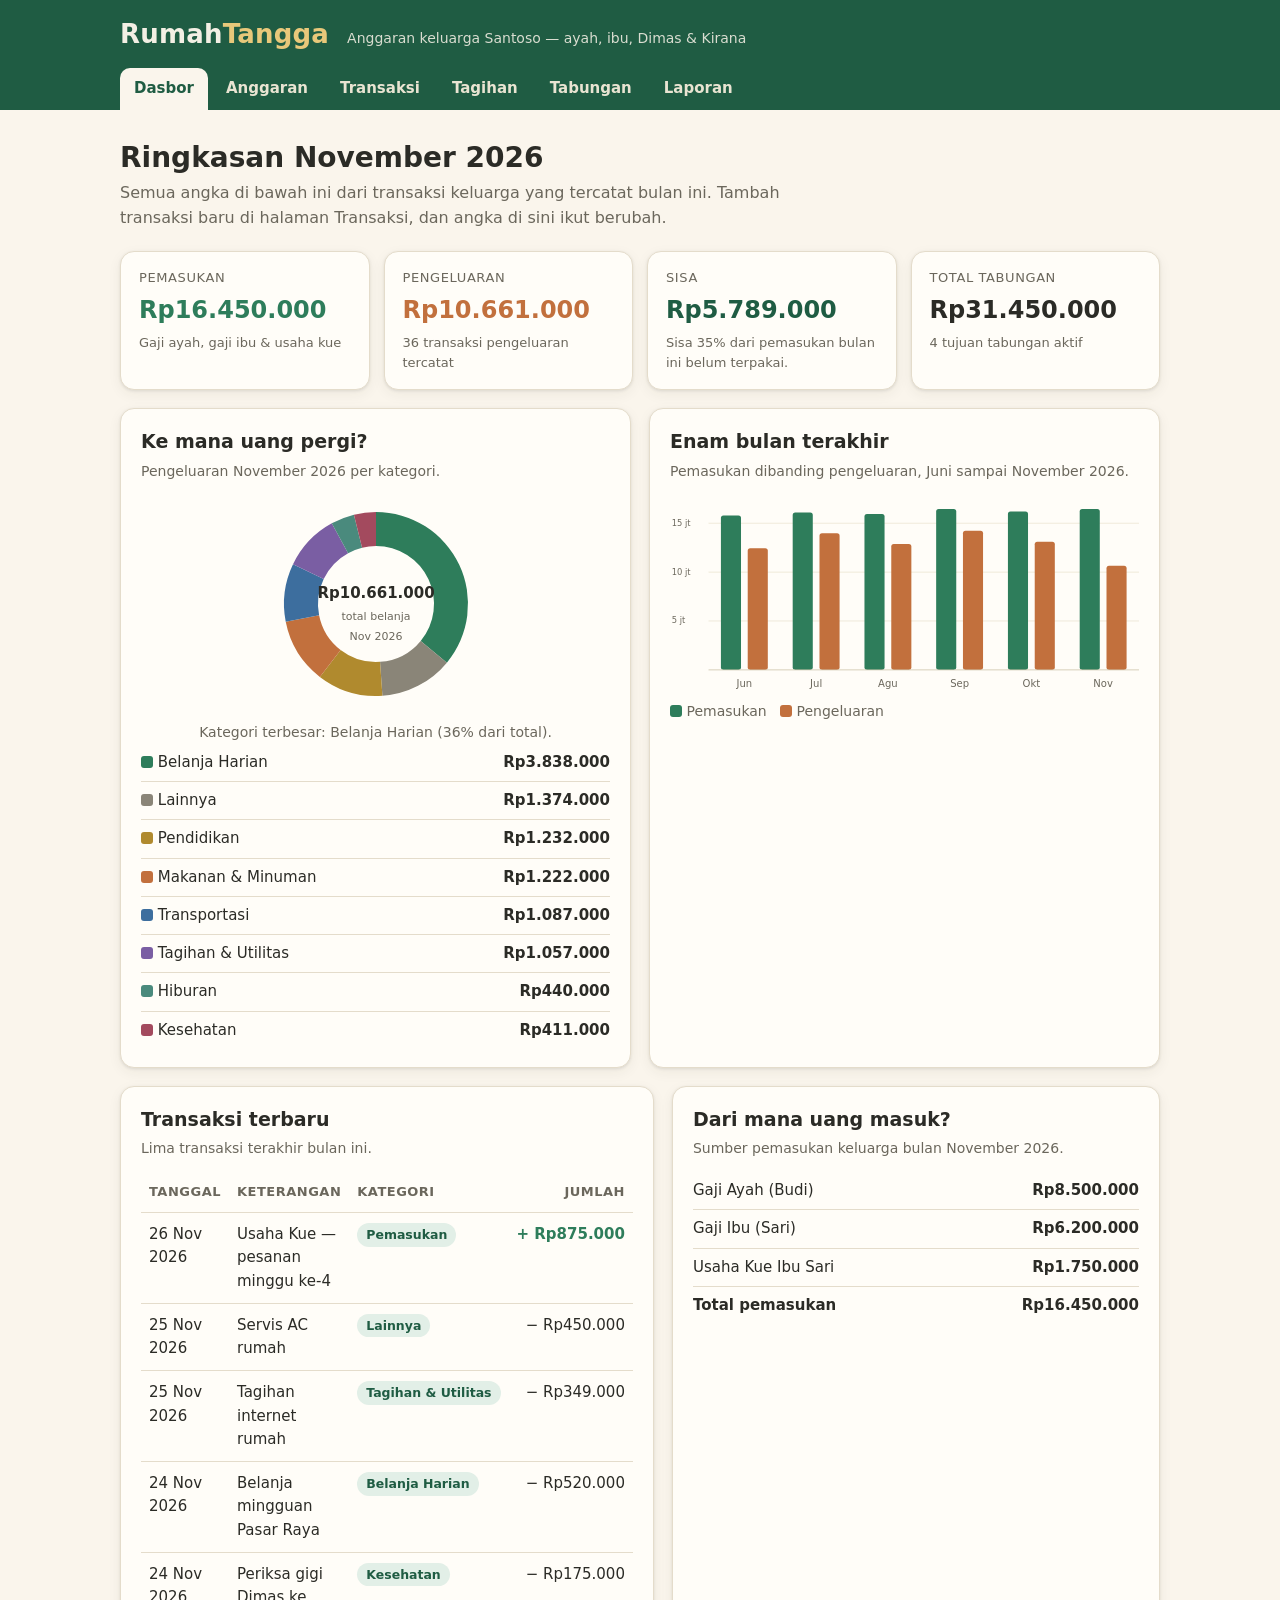
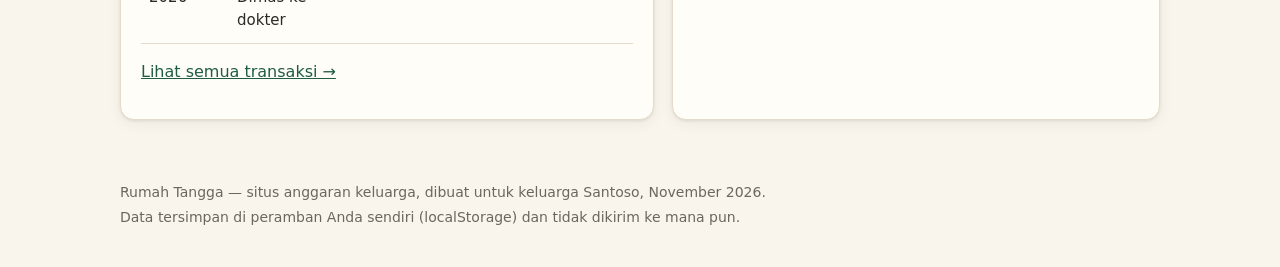
<file: app/index.html>
<!DOCTYPE html>
<html lang="id">
<head>
<meta charset="utf-8">
<meta name="viewport" content="width=device-width, initial-scale=1">
<title>Dasbor — Rumah Tangga</title>
<link rel="icon" href="data:image/svg+xml,%3Csvg xmlns='http://www.w3.org/2000/svg' viewBox='0 0 32 32'%3E%3Crect width='32' height='32' rx='7' fill='%231f5c43'/%3E%3Ctext x='16' y='23' font-size='18' text-anchor='middle' fill='%23e8c87a' font-family='sans-serif' font-weight='bold'%3ER%3C/text%3E%3C/svg%3E">
<link rel="stylesheet" href="style.css">
<script type="module" src="app.js"></script>
</head>
<body data-page="dasbor">
<header class="kepala">
  <div class="kepala-dalam">
    <p class="logo">Rumah<span>Tangga</span></p>
    <p class="tagline">Anggaran keluarga Santoso — ayah, ibu, Dimas &amp; Kirana</p>
  </div>
  <nav class="nav" aria-label="Navigasi utama">
    <a href="index.html" data-halaman="dasbor">Dasbor</a>
    <a href="anggaran.html" data-halaman="anggaran">Anggaran</a>
    <a href="transaksi.html" data-halaman="transaksi">Transaksi</a>
    <a href="tagihan.html" data-halaman="tagihan">Tagihan</a>
    <a href="tabungan.html" data-halaman="tabungan">Tabungan</a>
    <a href="laporan.html" data-halaman="laporan">Laporan</a>
  </nav>
</header>

<main class="bungkus">
  <h1 class="judul-halaman" id="judul-bulan">Ringkasan November 2026</h1>
  <p class="subjudul">Semua angka di bawah ini dari transaksi keluarga yang tercatat bulan ini.
    Tambah transaksi baru di halaman Transaksi, dan angka di sini ikut berubah.</p>

  <section class="ringkasan" aria-label="Ringkasan bulan ini">
    <div class="kartu">
      <p class="label">Pemasukan</p>
      <p class="angka masuk" id="ringkas-masuk">Rp0</p>
      <p class="catatan">Gaji ayah, gaji ibu &amp; usaha kue</p>
    </div>
    <div class="kartu">
      <p class="label">Pengeluaran</p>
      <p class="angka keluar" id="ringkas-keluar">Rp0</p>
      <p class="catatan" id="catatan-jumlah-transaksi"></p>
    </div>
    <div class="kartu">
      <p class="label">Sisa</p>
      <p class="angka sisa" id="ringkas-sisa">Rp0</p>
      <p class="catatan" id="ringkas-catatan"></p>
    </div>
    <div class="kartu">
      <p class="label">Total tabungan</p>
      <p class="angka" id="ringkas-tabungan">Rp0</p>
      <p class="catatan">4 tujuan tabungan aktif</p>
    </div>
  </section>

  <div class="grid-dua bariskartu">
    <section class="kartu" aria-label="Pengeluaran per kategori">
      <h2>Ke mana uang pergi?</h2>
      <p class="keterangan">Pengeluaran November 2026 per kategori.</p>
      <div id="donat"></div>
      <ul class="daftar-legenda" id="legenda-kategori"></ul>
    </section>

    <section class="kartu" aria-label="Perbandingan enam bulan">
      <h2>Enam bulan terakhir</h2>
      <p class="keterangan">Pemasukan dibanding pengeluaran, Juni sampai November 2026.</p>
      <div id="batang"></div>
    </section>
  </div>

  <div class="grid-dua bariskartu">
    <section class="kartu" aria-label="Transaksi terbaru">
      <h2>Transaksi terbaru</h2>
      <p class="keterangan">Lima transaksi terakhir bulan ini.</p>
      <div class="tabel-bungkus">
        <table>
          <thead>
            <tr><th>Tanggal</th><th>Keterangan</th><th>Kategori</th><th class="angka">Jumlah</th></tr>
          </thead>
          <tbody id="transaksi-terbaru"></tbody>
        </table>
      </div>
      <p><a href="transaksi.html">Lihat semua transaksi →</a></p>
    </section>

    <section class="kartu" aria-label="Sumber pemasukan">
      <h2>Dari mana uang masuk?</h2>
      <p class="keterangan">Sumber pemasukan keluarga bulan November 2026.</p>
      <ul class="daftar-legenda" id="daftar-pemasukan"></ul>
    </section>
  </div>
</main>

<footer class="kaki">
  <p>Rumah Tangga — situs anggaran keluarga, dibuat untuk keluarga Santoso, November 2026.</p>
  <p>Data tersimpan di peramban Anda sendiri (localStorage) dan tidak dikirim ke mana pun.</p>
</footer>
</body>
</html>
</file>
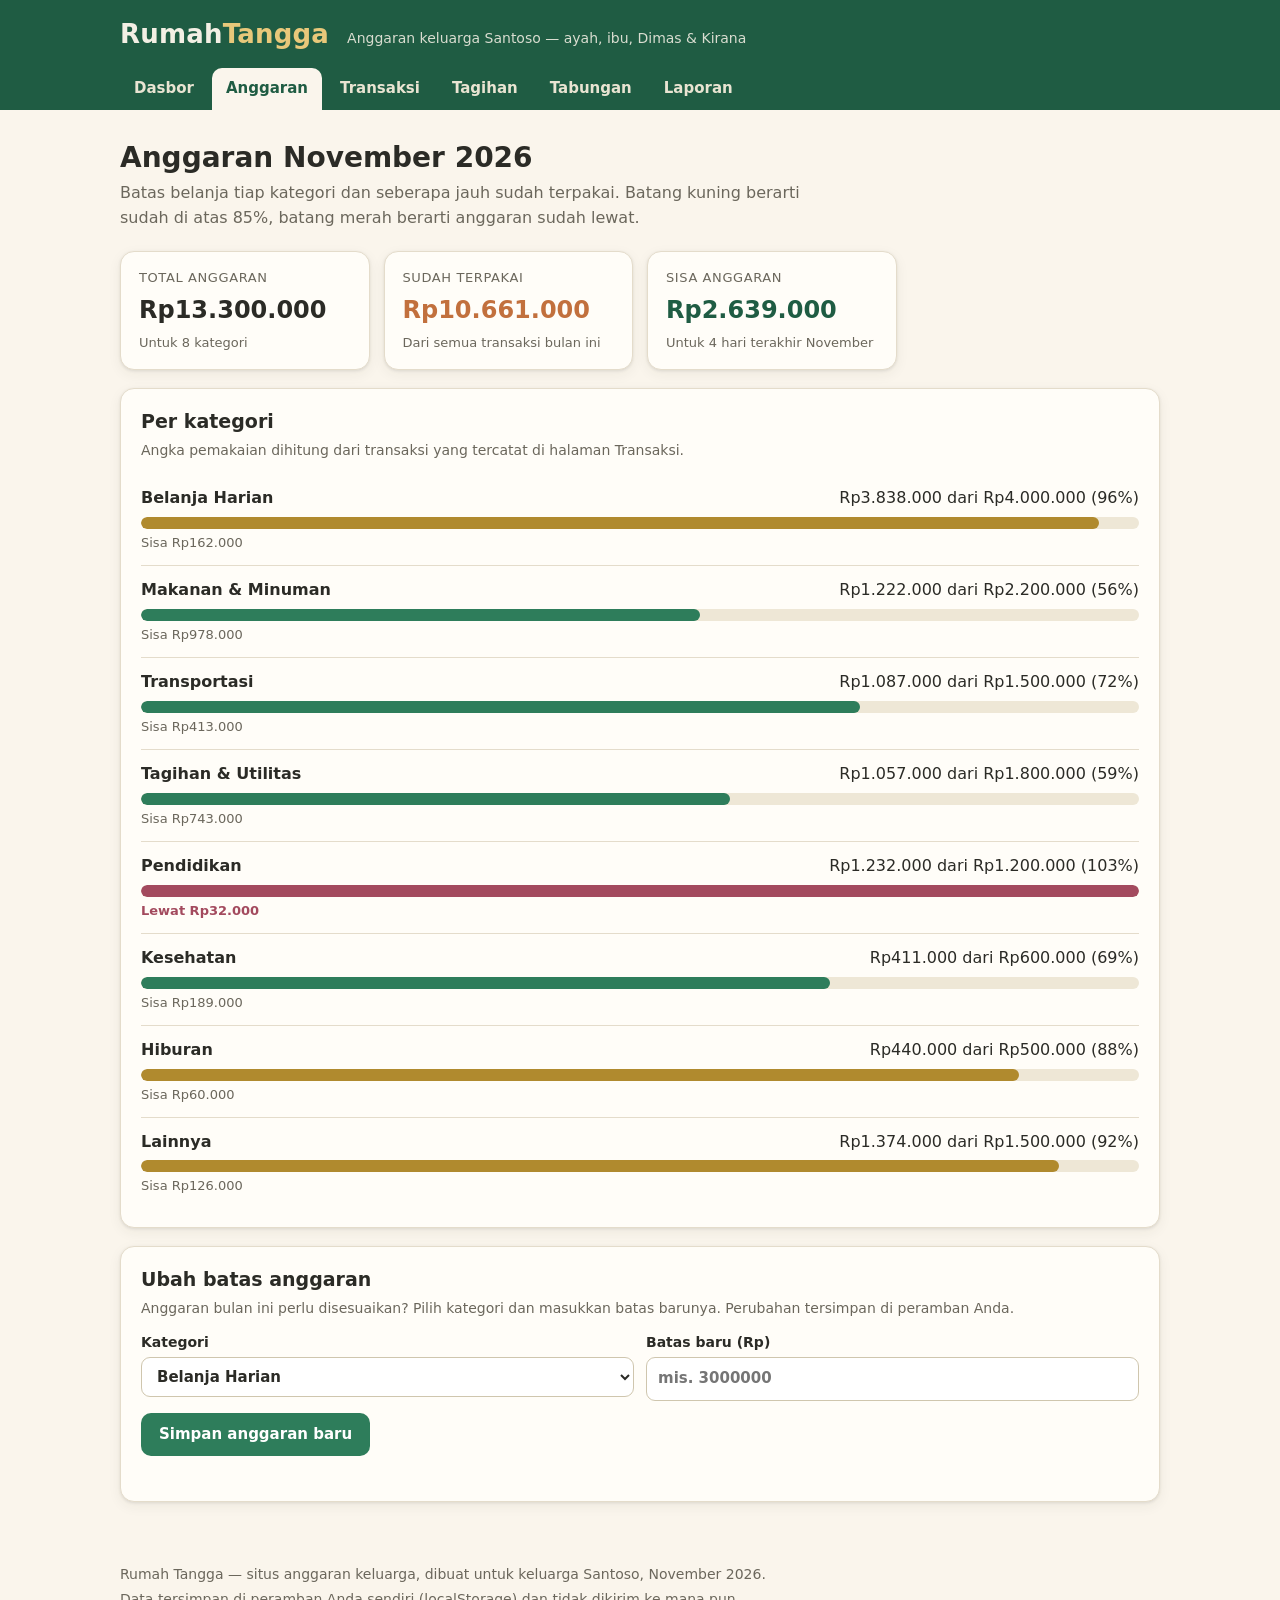
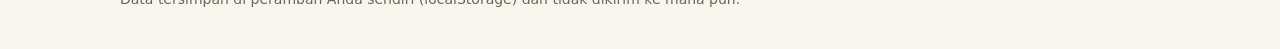
<file: app/anggaran.html>
<!DOCTYPE html>
<html lang="id">
<head>
<meta charset="utf-8">
<meta name="viewport" content="width=device-width, initial-scale=1">
<title>Anggaran — Rumah Tangga</title>
<link rel="icon" href="data:image/svg+xml,%3Csvg xmlns='http://www.w3.org/2000/svg' viewBox='0 0 32 32'%3E%3Crect width='32' height='32' rx='7' fill='%231f5c43'/%3E%3Ctext x='16' y='23' font-size='18' text-anchor='middle' fill='%23e8c87a' font-family='sans-serif' font-weight='bold'%3ER%3C/text%3E%3C/svg%3E">
<link rel="stylesheet" href="style.css">
<script type="module" src="app.js"></script>
</head>
<body data-page="anggaran">
<header class="kepala">
  <div class="kepala-dalam">
    <p class="logo">Rumah<span>Tangga</span></p>
    <p class="tagline">Anggaran keluarga Santoso — ayah, ibu, Dimas &amp; Kirana</p>
  </div>
  <nav class="nav" aria-label="Navigasi utama">
    <a href="index.html" data-halaman="dasbor">Dasbor</a>
    <a href="anggaran.html" data-halaman="anggaran">Anggaran</a>
    <a href="transaksi.html" data-halaman="transaksi">Transaksi</a>
    <a href="tagihan.html" data-halaman="tagihan">Tagihan</a>
    <a href="tabungan.html" data-halaman="tabungan">Tabungan</a>
    <a href="laporan.html" data-halaman="laporan">Laporan</a>
  </nav>
</header>

<main class="bungkus">
  <h1 class="judul-halaman">Anggaran November 2026</h1>
  <p class="subjudul">Batas belanja tiap kategori dan seberapa jauh sudah terpakai.
    Batang kuning berarti sudah di atas 85%, batang merah berarti anggaran sudah lewat.</p>

  <section class="ringkasan" aria-label="Ringkasan anggaran">
    <div class="kartu">
      <p class="label">Total anggaran</p>
      <p class="angka" id="total-anggaran">Rp0</p>
      <p class="catatan">Untuk 8 kategori</p>
    </div>
    <div class="kartu">
      <p class="label">Sudah terpakai</p>
      <p class="angka keluar" id="total-pakai">Rp0</p>
      <p class="catatan">Dari semua transaksi bulan ini</p>
    </div>
    <div class="kartu">
      <p class="label">Sisa anggaran</p>
      <p class="angka sisa" id="total-sisa-anggaran">Rp0</p>
      <p class="catatan">Untuk 4 hari terakhir November</p>
    </div>
  </section>

  <section class="kartu" aria-label="Anggaran per kategori">
    <h2>Per kategori</h2>
    <p class="keterangan">Angka pemakaian dihitung dari transaksi yang tercatat di halaman Transaksi.</p>
    <div id="daftar-anggaran"></div>
  </section>

  <section class="kartu" aria-label="Ubah anggaran">
    <h2>Ubah batas anggaran</h2>
    <p class="keterangan">Anggaran bulan ini perlu disesuaikan? Pilih kategori dan masukkan batas barunya.
      Perubahan tersimpan di peramban Anda.</p>
    <form id="form-anggaran">
      <div class="baris-form">
        <label><span>Kategori</span>
          <select id="ubah-kategori" required></select>
        </label>
        <label><span>Batas baru (Rp)</span>
          <input type="number" id="ubah-batas" min="1000" step="1000" placeholder="mis. 3000000" required>
        </label>
      </div>
      <button type="submit" class="tombol">Simpan anggaran baru</button>
      <p class="pesan" id="pesan-anggaran" role="status"></p>
    </form>
  </section>
</main>

<footer class="kaki">
  <p>Rumah Tangga — situs anggaran keluarga, dibuat untuk keluarga Santoso, November 2026.</p>
  <p>Data tersimpan di peramban Anda sendiri (localStorage) dan tidak dikirim ke mana pun.</p>
</footer>
</body>
</html>
</file>
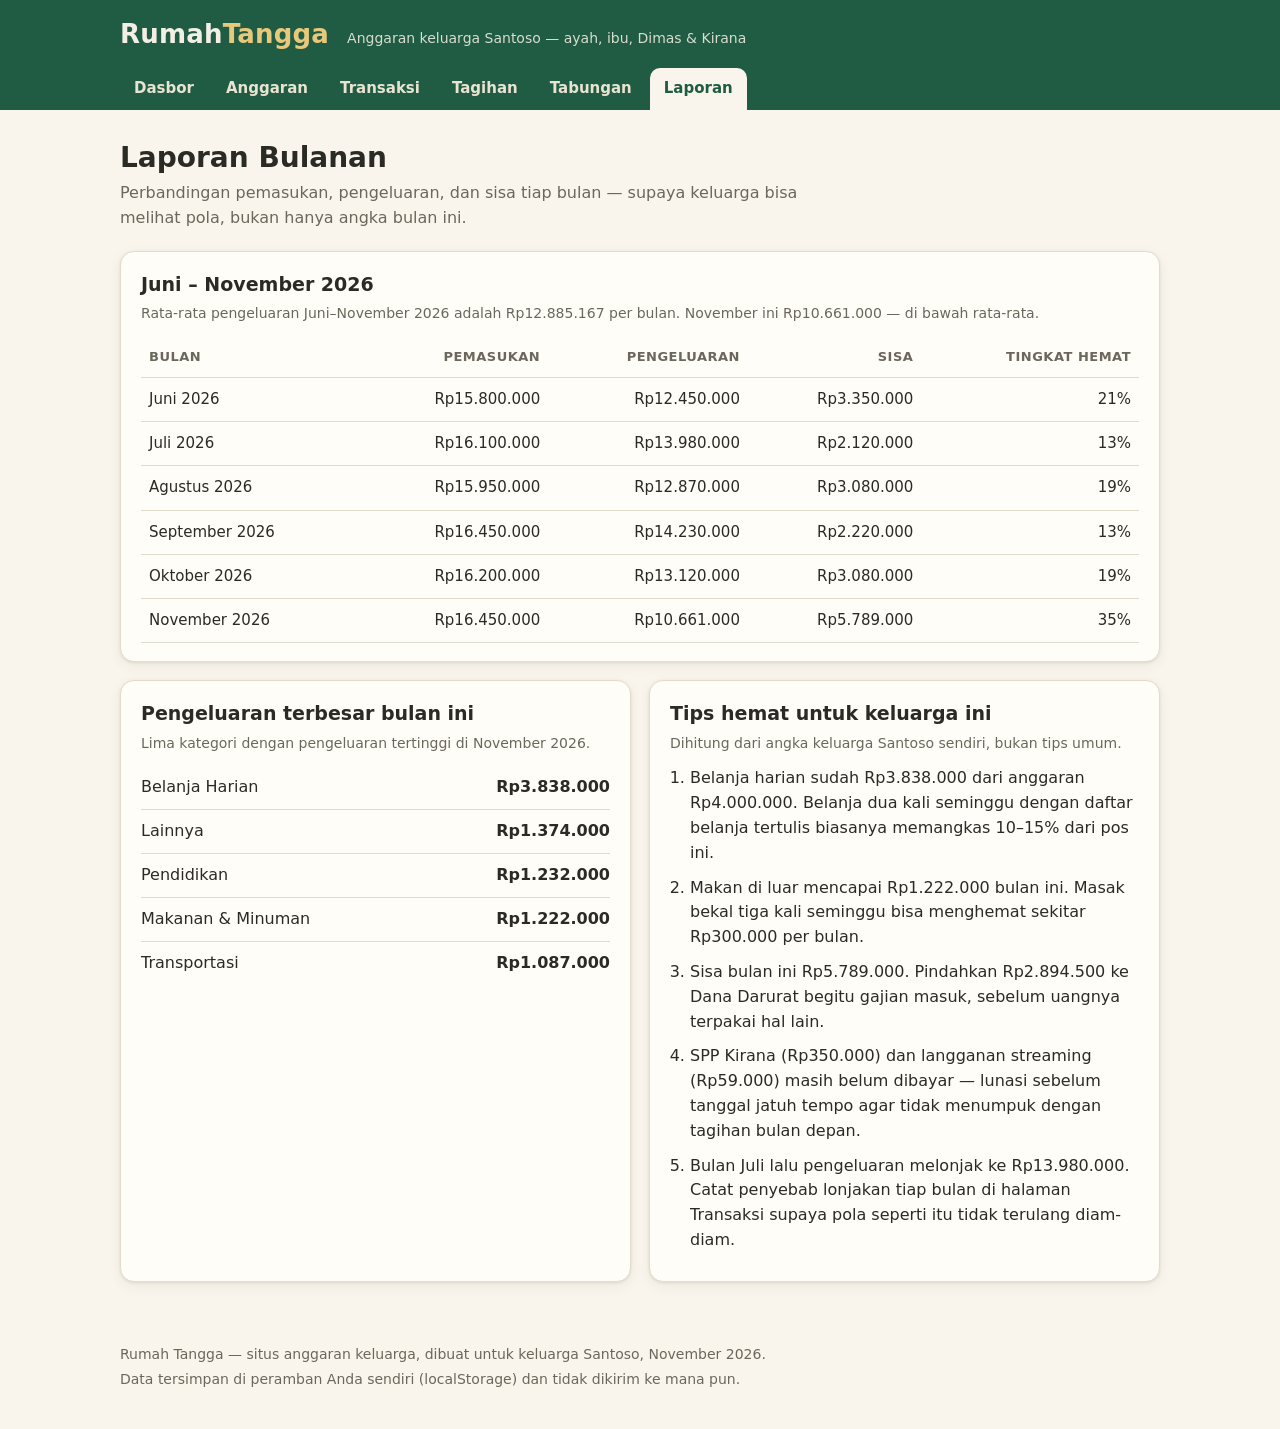
<file: app/laporan.html>
<!DOCTYPE html>
<html lang="id">
<head>
<meta charset="utf-8">
<meta name="viewport" content="width=device-width, initial-scale=1">
<title>Laporan — Rumah Tangga</title>
<link rel="icon" href="data:image/svg+xml,%3Csvg xmlns='http://www.w3.org/2000/svg' viewBox='0 0 32 32'%3E%3Crect width='32' height='32' rx='7' fill='%231f5c43'/%3E%3Ctext x='16' y='23' font-size='18' text-anchor='middle' fill='%23e8c87a' font-family='sans-serif' font-weight='bold'%3ER%3C/text%3E%3C/svg%3E">
<link rel="stylesheet" href="style.css">
<script type="module" src="app.js"></script>
</head>
<body data-page="laporan">
<header class="kepala">
  <div class="kepala-dalam">
    <p class="logo">Rumah<span>Tangga</span></p>
    <p class="tagline">Anggaran keluarga Santoso — ayah, ibu, Dimas &amp; Kirana</p>
  </div>
  <nav class="nav" aria-label="Navigasi utama">
    <a href="index.html" data-halaman="dasbor">Dasbor</a>
    <a href="anggaran.html" data-halaman="anggaran">Anggaran</a>
    <a href="transaksi.html" data-halaman="transaksi">Transaksi</a>
    <a href="tagihan.html" data-halaman="tagihan">Tagihan</a>
    <a href="tabungan.html" data-halaman="tabungan">Tabungan</a>
    <a href="laporan.html" data-halaman="laporan">Laporan</a>
  </nav>
</header>

<main class="bungkus">
  <h1 class="judul-halaman">Laporan Bulanan</h1>
  <p class="subjudul">Perbandingan pemasukan, pengeluaran, dan sisa tiap bulan —
    supaya keluarga bisa melihat pola, bukan hanya angka bulan ini.</p>

  <section class="kartu" aria-label="Perbandingan bulanan">
    <h2>Juni – November 2026</h2>
    <p class="keterangan" id="rata-pengeluaran"></p>
    <div class="tabel-bungkus">
      <table>
        <thead>
          <tr><th>Bulan</th><th class="angka">Pemasukan</th><th class="angka">Pengeluaran</th><th class="angka">Sisa</th><th class="angka">Tingkat hemat</th></tr>
        </thead>
        <tbody id="tabel-bulanan"></tbody>
      </table>
    </div>
  </section>

  <div class="grid-dua bariskartu">
    <section class="kartu" aria-label="Pengeluaran terbesar">
      <h2>Pengeluaran terbesar bulan ini</h2>
      <p class="keterangan">Lima kategori dengan pengeluaran tertinggi di November 2026.</p>
      <ol class="papan-peringkat" id="pengeluaran-terbesar"></ol>
    </section>

    <section class="kartu" aria-label="Tips hemat">
      <h2>Tips hemat untuk keluarga ini</h2>
      <p class="keterangan">Dihitung dari angka keluarga Santoso sendiri, bukan tips umum.</p>
      <ol class="tips" id="daftar-tips"></ol>
    </section>
  </div>
</main>

<footer class="kaki">
  <p>Rumah Tangga — situs anggaran keluarga, dibuat untuk keluarga Santoso, November 2026.</p>
  <p>Data tersimpan di peramban Anda sendiri (localStorage) dan tidak dikirim ke mana pun.</p>
</footer>
</body>
</html>
</file>
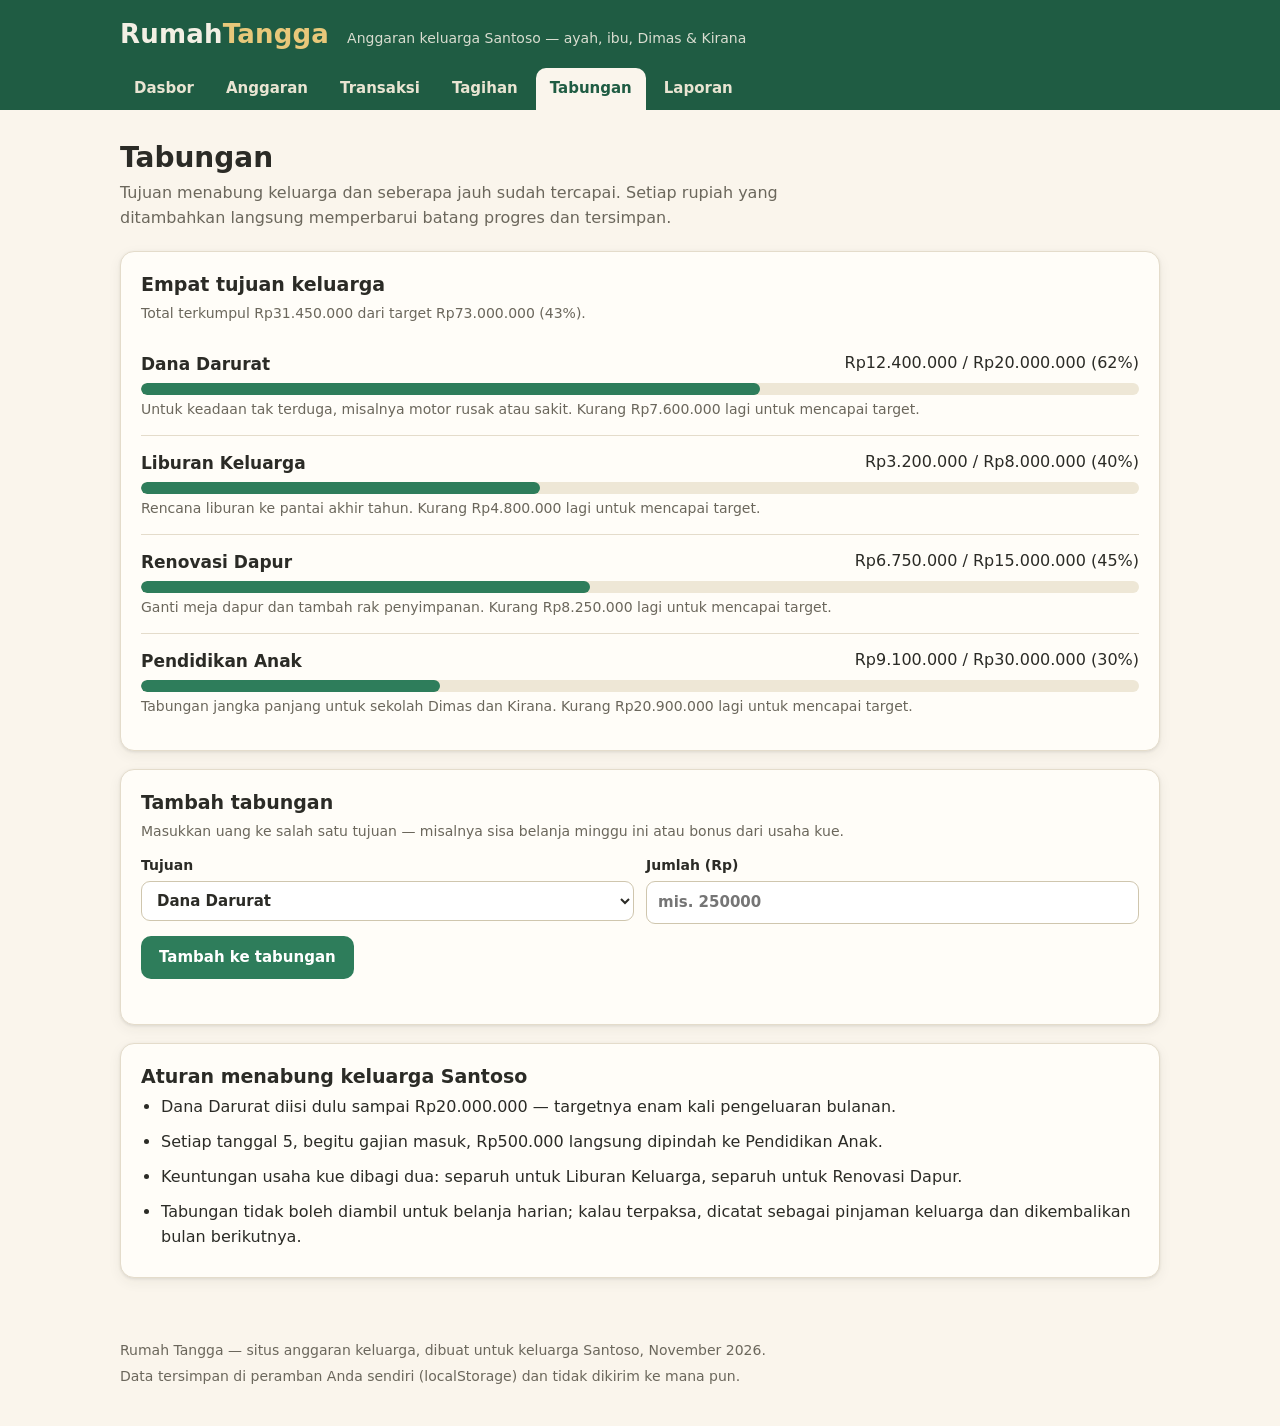
<file: app/tabungan.html>
<!DOCTYPE html>
<html lang="id">
<head>
<meta charset="utf-8">
<meta name="viewport" content="width=device-width, initial-scale=1">
<title>Tabungan — Rumah Tangga</title>
<link rel="icon" href="data:image/svg+xml,%3Csvg xmlns='http://www.w3.org/2000/svg' viewBox='0 0 32 32'%3E%3Crect width='32' height='32' rx='7' fill='%231f5c43'/%3E%3Ctext x='16' y='23' font-size='18' text-anchor='middle' fill='%23e8c87a' font-family='sans-serif' font-weight='bold'%3ER%3C/text%3E%3C/svg%3E">
<link rel="stylesheet" href="style.css">
<script type="module" src="app.js"></script>
</head>
<body data-page="tabungan">
<header class="kepala">
  <div class="kepala-dalam">
    <p class="logo">Rumah<span>Tangga</span></p>
    <p class="tagline">Anggaran keluarga Santoso — ayah, ibu, Dimas &amp; Kirana</p>
  </div>
  <nav class="nav" aria-label="Navigasi utama">
    <a href="index.html" data-halaman="dasbor">Dasbor</a>
    <a href="anggaran.html" data-halaman="anggaran">Anggaran</a>
    <a href="transaksi.html" data-halaman="transaksi">Transaksi</a>
    <a href="tagihan.html" data-halaman="tagihan">Tagihan</a>
    <a href="tabungan.html" data-halaman="tabungan">Tabungan</a>
    <a href="laporan.html" data-halaman="laporan">Laporan</a>
  </nav>
</header>

<main class="bungkus">
  <h1 class="judul-halaman">Tabungan</h1>
  <p class="subjudul">Tujuan menabung keluarga dan seberapa jauh sudah tercapai.
    Setiap rupiah yang ditambahkan langsung memperbarui batang progres dan tersimpan.</p>

  <section class="kartu" aria-label="Tujuan tabungan">
    <h2>Empat tujuan keluarga</h2>
    <p class="keterangan" id="ringkas-tabungan-total"></p>
    <div id="daftar-tabungan"></div>
  </section>

  <section class="kartu" aria-label="Tambah tabungan">
    <h2>Tambah tabungan</h2>
    <p class="keterangan">Masukkan uang ke salah satu tujuan — misalnya sisa belanja minggu ini
      atau bonus dari usaha kue.</p>
    <form id="form-tabungan">
      <div class="baris-form">
        <label><span>Tujuan</span>
          <select id="nabung-tujuan" required></select>
        </label>
        <label><span>Jumlah (Rp)</span>
          <input type="number" id="nabung-jumlah" min="1000" step="1000" placeholder="mis. 250000" required>
        </label>
      </div>
      <button type="submit" class="tombol">Tambah ke tabungan</button>
      <p class="pesan" id="pesan-tabungan" role="status"></p>
    </form>
  </section>

  <section class="kartu" aria-label="Aturan menabung keluarga">
    <h2>Aturan menabung keluarga Santoso</h2>
    <ul class="tips">
      <li>Dana Darurat diisi dulu sampai Rp20.000.000 — targetnya enam kali pengeluaran bulanan.</li>
      <li>Setiap tanggal 5, begitu gajian masuk, Rp500.000 langsung dipindah ke Pendidikan Anak.</li>
      <li>Keuntungan usaha kue dibagi dua: separuh untuk Liburan Keluarga, separuh untuk Renovasi Dapur.</li>
      <li>Tabungan tidak boleh diambil untuk belanja harian; kalau terpaksa, dicatat sebagai pinjaman keluarga dan dikembalikan bulan berikutnya.</li>
    </ul>
  </section>
</main>

<footer class="kaki">
  <p>Rumah Tangga — situs anggaran keluarga, dibuat untuk keluarga Santoso, November 2026.</p>
  <p>Data tersimpan di peramban Anda sendiri (localStorage) dan tidak dikirim ke mana pun.</p>
</footer>
</body>
</html>
</file>
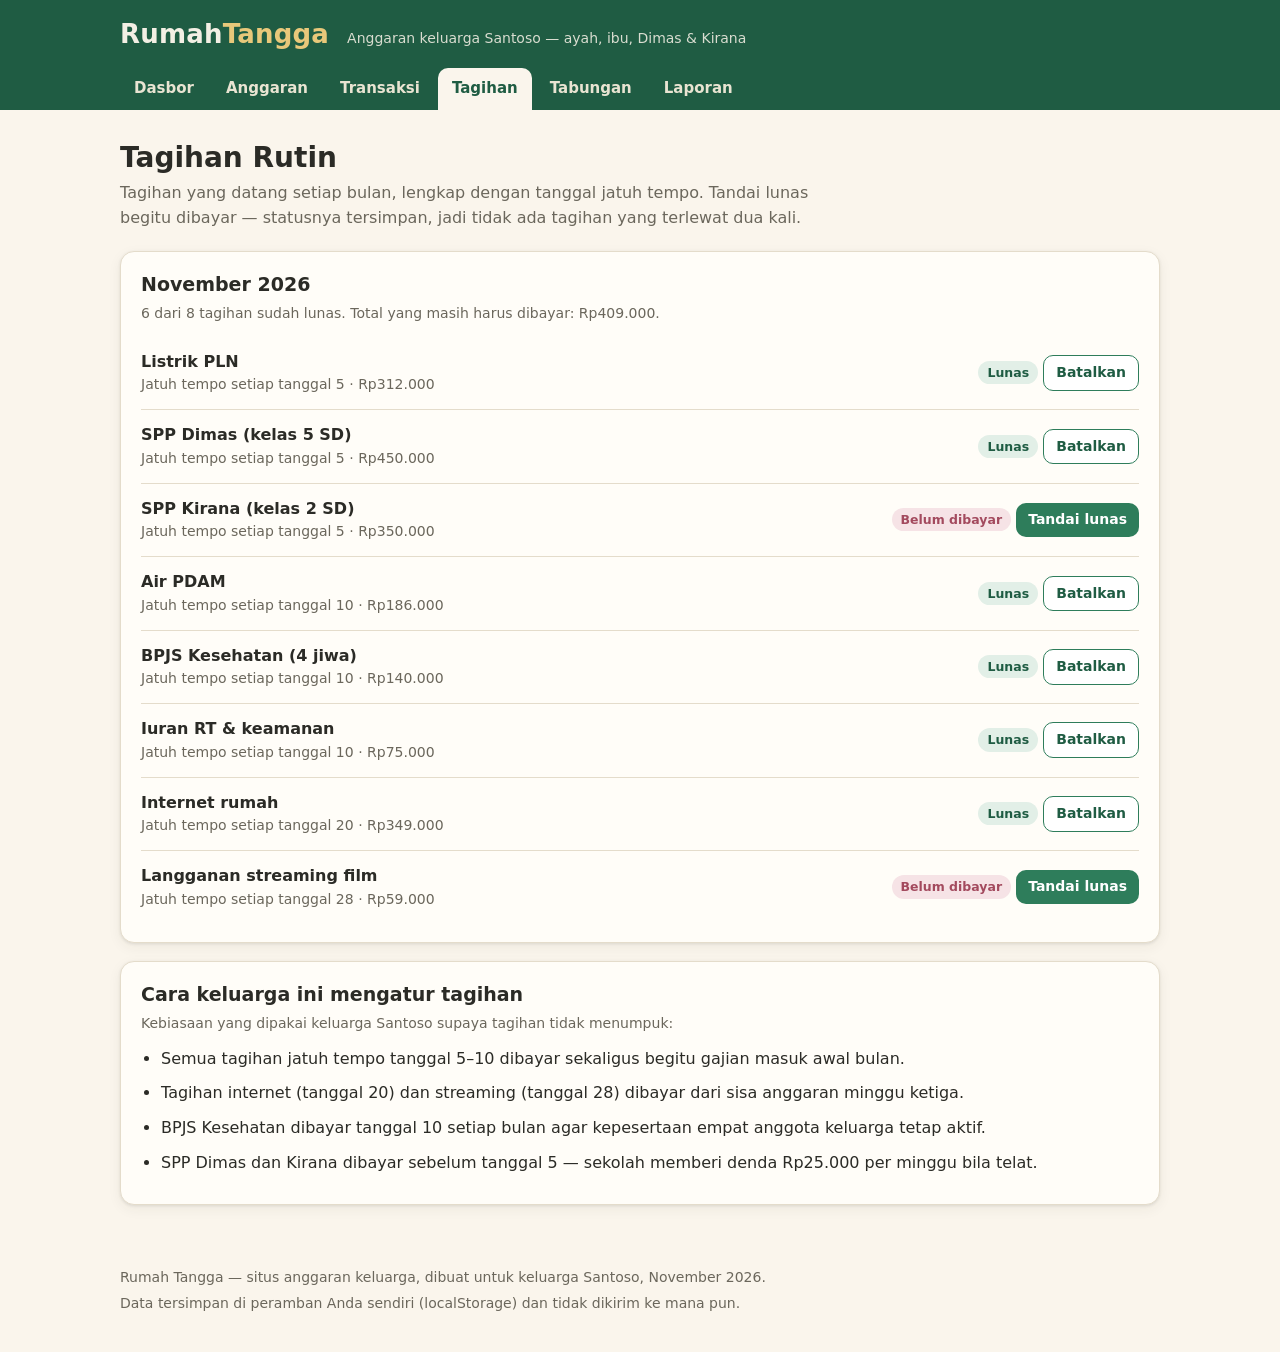
<file: app/tagihan.html>
<!DOCTYPE html>
<html lang="id">
<head>
<meta charset="utf-8">
<meta name="viewport" content="width=device-width, initial-scale=1">
<title>Tagihan — Rumah Tangga</title>
<link rel="icon" href="data:image/svg+xml,%3Csvg xmlns='http://www.w3.org/2000/svg' viewBox='0 0 32 32'%3E%3Crect width='32' height='32' rx='7' fill='%231f5c43'/%3E%3Ctext x='16' y='23' font-size='18' text-anchor='middle' fill='%23e8c87a' font-family='sans-serif' font-weight='bold'%3ER%3C/text%3E%3C/svg%3E">
<link rel="stylesheet" href="style.css">
<script type="module" src="app.js"></script>
</head>
<body data-page="tagihan">
<header class="kepala">
  <div class="kepala-dalam">
    <p class="logo">Rumah<span>Tangga</span></p>
    <p class="tagline">Anggaran keluarga Santoso — ayah, ibu, Dimas &amp; Kirana</p>
  </div>
  <nav class="nav" aria-label="Navigasi utama">
    <a href="index.html" data-halaman="dasbor">Dasbor</a>
    <a href="anggaran.html" data-halaman="anggaran">Anggaran</a>
    <a href="transaksi.html" data-halaman="transaksi">Transaksi</a>
    <a href="tagihan.html" data-halaman="tagihan">Tagihan</a>
    <a href="tabungan.html" data-halaman="tabungan">Tabungan</a>
    <a href="laporan.html" data-halaman="laporan">Laporan</a>
  </nav>
</header>

<main class="bungkus">
  <h1 class="judul-halaman">Tagihan Rutin</h1>
  <p class="subjudul">Tagihan yang datang setiap bulan, lengkap dengan tanggal jatuh tempo.
    Tandai lunas begitu dibayar — statusnya tersimpan, jadi tidak ada tagihan yang terlewat dua kali.</p>

  <section class="kartu" aria-label="Tagihan bulan ini">
    <h2>November 2026</h2>
    <p class="keterangan" id="ringkas-tagihan"></p>
    <div id="daftar-tagihan"></div>
  </section>

  <section class="kartu" aria-label="Jadwal bayar">
    <h2>Cara keluarga ini mengatur tagihan</h2>
    <p class="keterangan">Kebiasaan yang dipakai keluarga Santoso supaya tagihan tidak menumpuk:</p>
    <ul class="tips">
      <li>Semua tagihan jatuh tempo tanggal 5–10 dibayar sekaligus begitu gajian masuk awal bulan.</li>
      <li>Tagihan internet (tanggal 20) dan streaming (tanggal 28) dibayar dari sisa anggaran minggu ketiga.</li>
      <li>BPJS Kesehatan dibayar tanggal 10 setiap bulan agar kepesertaan empat anggota keluarga tetap aktif.</li>
      <li>SPP Dimas dan Kirana dibayar sebelum tanggal 5 — sekolah memberi denda Rp25.000 per minggu bila telat.</li>
    </ul>
  </section>
</main>

<footer class="kaki">
  <p>Rumah Tangga — situs anggaran keluarga, dibuat untuk keluarga Santoso, November 2026.</p>
  <p>Data tersimpan di peramban Anda sendiri (localStorage) dan tidak dikirim ke mana pun.</p>
</footer>
</body>
</html>
</file>
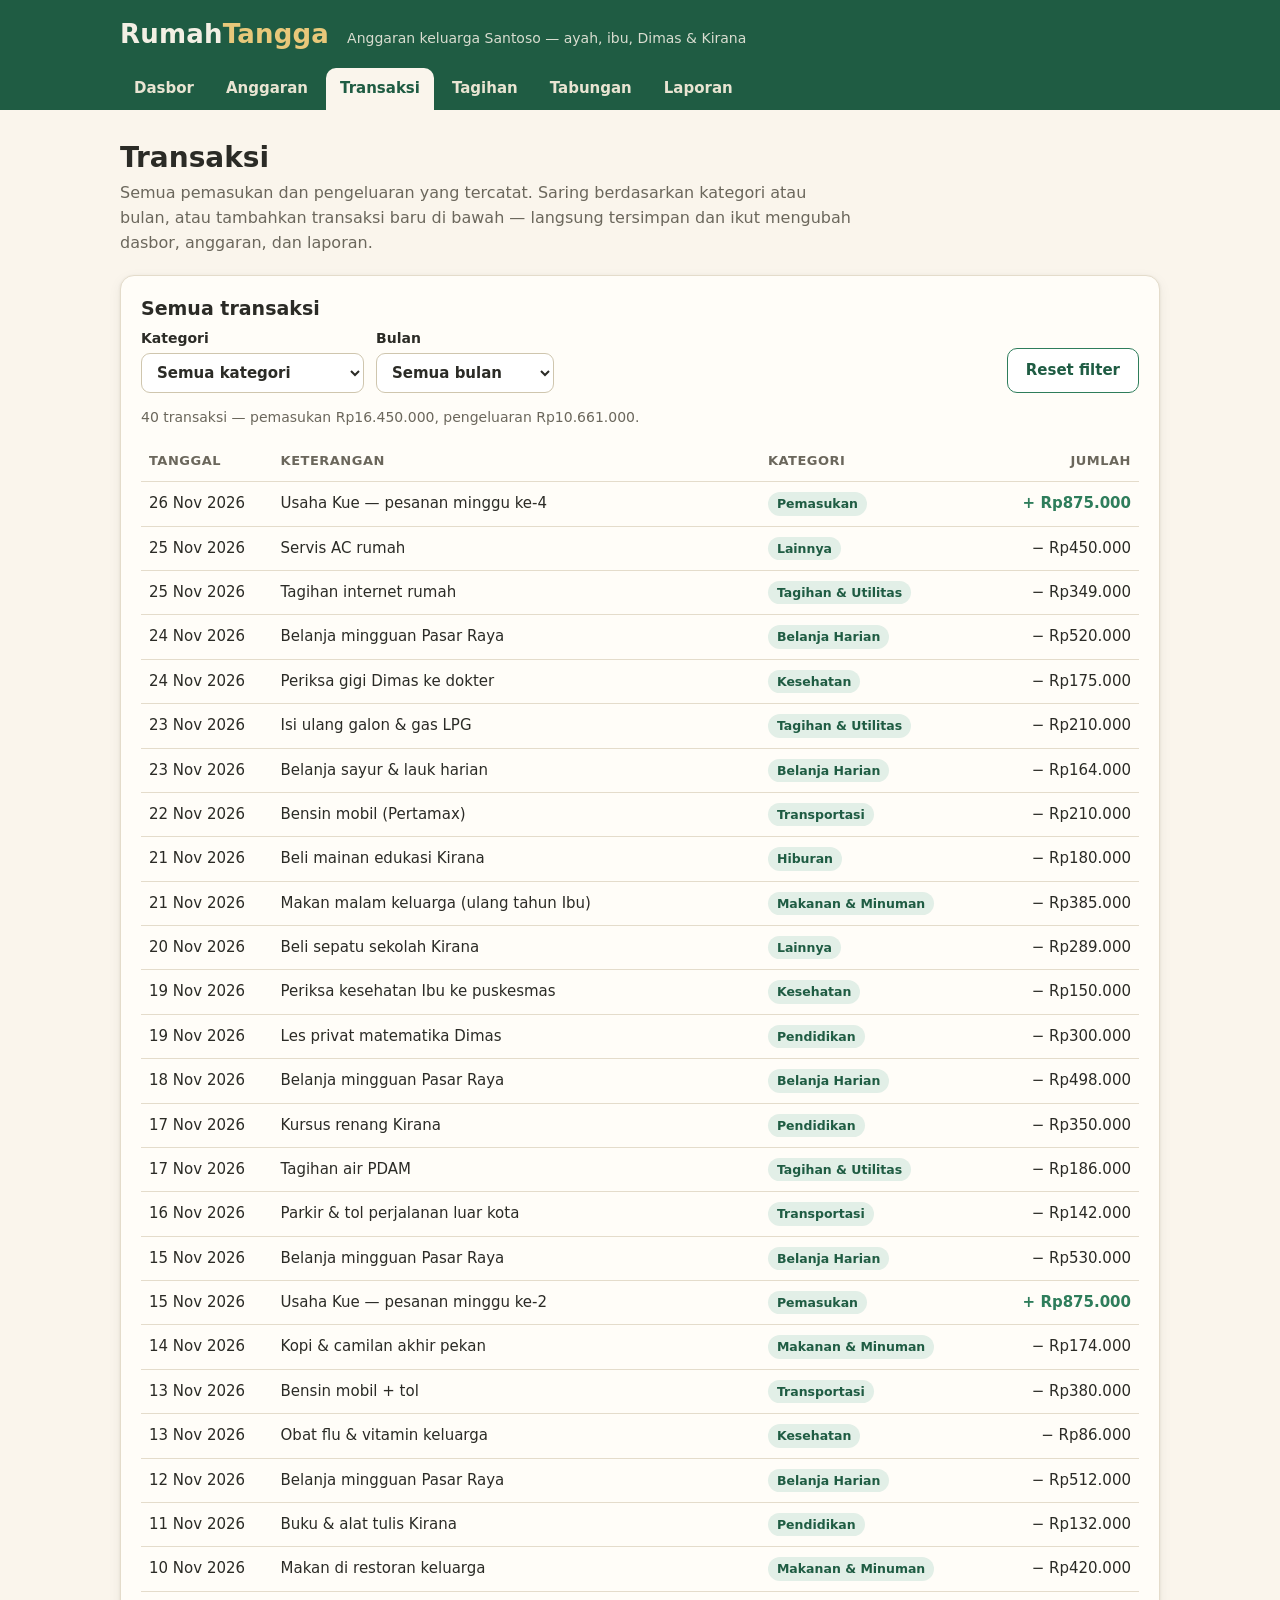
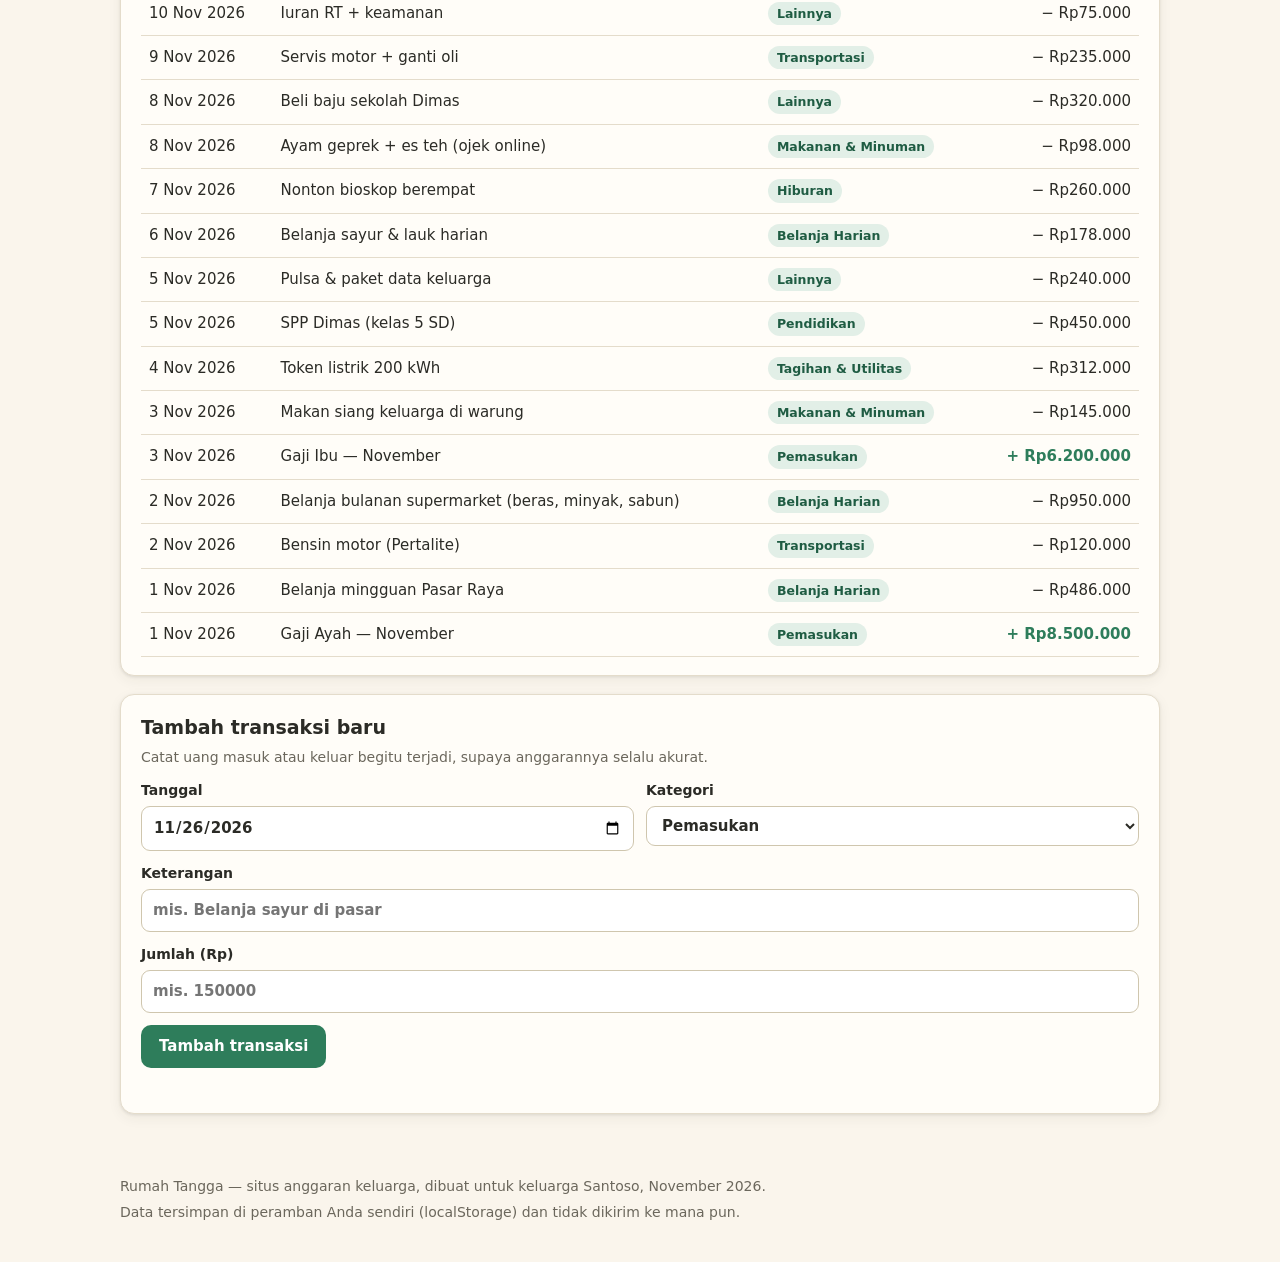
<file: app/transaksi.html>
<!DOCTYPE html>
<html lang="id">
<head>
<meta charset="utf-8">
<meta name="viewport" content="width=device-width, initial-scale=1">
<title>Transaksi — Rumah Tangga</title>
<link rel="icon" href="data:image/svg+xml,%3Csvg xmlns='http://www.w3.org/2000/svg' viewBox='0 0 32 32'%3E%3Crect width='32' height='32' rx='7' fill='%231f5c43'/%3E%3Ctext x='16' y='23' font-size='18' text-anchor='middle' fill='%23e8c87a' font-family='sans-serif' font-weight='bold'%3ER%3C/text%3E%3C/svg%3E">
<link rel="stylesheet" href="style.css">
<script type="module" src="app.js"></script>
</head>
<body data-page="transaksi">
<header class="kepala">
  <div class="kepala-dalam">
    <p class="logo">Rumah<span>Tangga</span></p>
    <p class="tagline">Anggaran keluarga Santoso — ayah, ibu, Dimas &amp; Kirana</p>
  </div>
  <nav class="nav" aria-label="Navigasi utama">
    <a href="index.html" data-halaman="dasbor">Dasbor</a>
    <a href="anggaran.html" data-halaman="anggaran">Anggaran</a>
    <a href="transaksi.html" data-halaman="transaksi">Transaksi</a>
    <a href="tagihan.html" data-halaman="tagihan">Tagihan</a>
    <a href="tabungan.html" data-halaman="tabungan">Tabungan</a>
    <a href="laporan.html" data-halaman="laporan">Laporan</a>
  </nav>
</header>

<main class="bungkus">
  <h1 class="judul-halaman">Transaksi</h1>
  <p class="subjudul">Semua pemasukan dan pengeluaran yang tercatat. Saring berdasarkan kategori
    atau bulan, atau tambahkan transaksi baru di bawah — langsung tersimpan dan
    ikut mengubah dasbor, anggaran, dan laporan.</p>

  <section class="kartu" aria-label="Daftar transaksi">
    <h2>Semua transaksi</h2>
    <div class="filter">
      <label><span>Kategori</span>
        <select id="filter-kategori"></select>
      </label>
      <label><span>Bulan</span>
        <select id="filter-bulan"></select>
      </label>
      <button type="button" class="tombol sekunder" id="tombol-reset-filter">Reset filter</button>
    </div>
    <p class="keterangan" id="jumlah-filter"></p>
    <div class="tabel-bungkus">
      <table>
        <thead>
          <tr><th>Tanggal</th><th>Keterangan</th><th>Kategori</th><th class="angka">Jumlah</th></tr>
        </thead>
        <tbody id="tabel-transaksi"></tbody>
      </table>
    </div>
  </section>

  <section class="kartu" aria-label="Tambah transaksi">
    <h2>Tambah transaksi baru</h2>
    <p class="keterangan">Catat uang masuk atau keluar begitu terjadi, supaya anggarannya selalu akurat.</p>
    <form id="form-transaksi">
      <div class="baris-form">
        <label><span>Tanggal</span>
          <input type="date" id="tambah-tanggal" value="2026-11-26" required>
        </label>
        <label><span>Kategori</span>
          <select id="tambah-kategori" required></select>
        </label>
      </div>
      <label><span>Keterangan</span>
        <input type="text" id="tambah-keterangan" maxlength="80" placeholder="mis. Belanja sayur di pasar" required>
      </label>
      <label><span>Jumlah (Rp)</span>
        <input type="number" id="tambah-jumlah" min="1000" step="1000" placeholder="mis. 150000" required>
      </label>
      <button type="submit" class="tombol">Tambah transaksi</button>
      <p class="pesan" id="pesan-transaksi" role="status"></p>
    </form>
  </section>
</main>

<footer class="kaki">
  <p>Rumah Tangga — situs anggaran keluarga, dibuat untuk keluarga Santoso, November 2026.</p>
  <p>Data tersimpan di peramban Anda sendiri (localStorage) dan tidak dikirim ke mana pun.</p>
</footer>
</body>
</html>
</file>
<file: app/style.css>
/* style.css — tampilan "Rumah Tangga": krem hangat, hijau daun, dan
   aksen terakota. Semua warna dan jenis huruf milik sendiri; tanpa
   pustaka luar dan tanpa font dari internet. */

:root {
  --krem: #faf5ec;
  --kertas: #fffdf8;
  --tinta: #2b2b26;
  --tinta-muda: #6b675c;
  --garis: #e4dccb;
  --hijau: #2e7d5b;
  --hijau-tua: #1f5c43;
  --hijau-muda: #e2efe7;
  --oranye: #c2703d;
  --oranye-muda: #f6e8db;
  --merah: #a34a5e;
  --merah-muda: #f6e3e6;
  --kuning: #b08a2e;
  --kuning-muda: #f5ecd4;
  --bayang: 0 1px 3px rgba(43, 43, 38, 0.10), 0 4px 14px rgba(43, 43, 38, 0.06);
  --radius: 14px;
}

* { box-sizing: border-box; }

body {
  margin: 0;
  background: var(--krem);
  color: var(--tinta);
  font-family: "Segoe UI", system-ui, -apple-system, "Helvetica Neue", Arial, sans-serif;
  font-size: 16px;
  line-height: 1.55;
}

a { color: var(--hijau-tua); }
a:hover { color: var(--oranye); }

/* ---- Kepala dan navigasi ---- */
.kepala {
  background: var(--hijau-tua);
  color: #f3efe4;
  padding: 14px 0 0;
}
.kepala-dalam {
  max-width: 1080px;
  margin: 0 auto;
  padding: 0 20px;
  display: flex;
  flex-wrap: wrap;
  align-items: baseline;
  gap: 6px 18px;
}
.logo {
  font-size: 26px;
  font-weight: 800;
  letter-spacing: 0.2px;
  margin: 0;
}
.logo span { color: #e8c87a; }
.tagline { margin: 0; font-size: 14px; opacity: 0.88; }
.nav {
  display: flex;
  flex-wrap: wrap;
  gap: 4px;
  max-width: 1080px;
  margin: 14px auto 0;
  padding: 0 20px 0;
}
.nav a {
  color: #e9e4d2;
  text-decoration: none;
  padding: 9px 14px;
  border-radius: 10px 10px 0 0;
  font-size: 15px;
  font-weight: 600;
}
.nav a:hover { background: rgba(255, 255, 255, 0.12); color: #fff; }
.nav a.aktif { background: var(--krem); color: var(--hijau-tua); }

/* ---- Tata letak umum ---- */
.bungkus { max-width: 1080px; margin: 0 auto; padding: 22px 20px 40px; }
.judul-halaman { font-size: 28px; margin: 4px 0 2px; }
.subjudul { color: var(--tinta-muda); margin: 0 0 20px; max-width: 72ch; }

.kartu {
  background: var(--kertas);
  border: 1px solid var(--garis);
  border-radius: var(--radius);
  box-shadow: var(--bayang);
  padding: 18px 20px;
  margin-bottom: 18px;
}
.kartu h2 { font-size: 19px; margin: 0 0 4px; }
.kartu h3 { font-size: 16px; margin: 0 0 8px; }
.kartu .keterangan { color: var(--tinta-muda); font-size: 14px; margin: 0 0 12px; }

.grid-dua { display: grid; grid-template-columns: 1fr 1fr; gap: 18px; }
.grid-tiga { display: grid; grid-template-columns: repeat(3, 1fr); gap: 18px; }
.grid-dua > .kartu, .grid-tiga > .kartu { margin-bottom: 0; }
.bariskartu { display: grid; gap: 18px; margin-bottom: 18px; }

/* ---- Kartu ringkasan ---- */
.ringkasan { display: grid; grid-template-columns: repeat(4, 1fr); gap: 14px; margin-bottom: 18px; }
.ringkasan .kartu { margin: 0; padding: 16px 18px; }
.ringkasan .label { font-size: 13px; color: var(--tinta-muda); text-transform: uppercase; letter-spacing: 0.6px; margin: 0 0 4px; }
.ringkasan .angka { font-size: 24px; font-weight: 800; margin: 0; }
.ringkasan .angka.masuk { color: var(--hijau); }
.ringkasan .angka.keluar { color: var(--oranye); }
.ringkasan .angka.sisa { color: var(--hijau-tua); }
.ringkasan .catatan { font-size: 13px; color: var(--tinta-muda); margin: 4px 0 0; }

/* ---- Bilah progres ---- */
.bilah-luar {
  height: 12px;
  background: #eee7d6;
  border-radius: 999px;
  overflow: hidden;
  margin: 6px 0 4px;
}
.bilah-dalam { height: 100%; border-radius: 999px; background: var(--hijau); }
.bilah-dalam.waspada { background: var(--kuning); }
.bilah-dalam.lewat { background: var(--merah); }
.baris-anggaran { padding: 12px 0; border-top: 1px solid var(--garis); }
.baris-anggaran:first-of-type { border-top: none; }
.baris-anggaran .atas { display: flex; justify-content: space-between; gap: 10px; flex-wrap: wrap; }
.baris-anggaran .nama { font-weight: 700; }
.baris-anggaran .jumlah { font-variant-numeric: tabular-nums; }
.baris-anggaran .sisa { font-size: 13px; color: var(--tinta-muda); }
.baris-anggaran .sisa.lewat { color: var(--merah); font-weight: 700; }

/* ---- Tabel ---- */
.tabel-bungkus { overflow-x: auto; }
table { width: 100%; border-collapse: collapse; font-size: 15px; }
th, td { padding: 10px 8px; text-align: left; border-bottom: 1px solid var(--garis); vertical-align: top; }
th { font-size: 13px; text-transform: uppercase; letter-spacing: 0.5px; color: var(--tinta-muda); }
td.angka, th.angka { text-align: right; font-variant-numeric: tabular-nums; white-space: nowrap; }
tr.masuk td.angka { color: var(--hijau); font-weight: 700; }
tr.keluar td.angka { color: var(--tinta); }
.lencana {
  display: inline-block;
  font-size: 12.5px;
  font-weight: 700;
  padding: 2px 9px;
  border-radius: 999px;
  background: var(--hijau-muda);
  color: var(--hijau-tua);
  white-space: nowrap;
}
.lencana.lunas { background: var(--hijau-muda); color: var(--hijau-tua); }
.lencana.belum { background: var(--merah-muda); color: var(--merah); }
.lencana.masuk { background: var(--hijau-muda); color: var(--hijau-tua); }

/* ---- Formulir ---- */
form .baris-form { display: grid; grid-template-columns: 1fr 1fr; gap: 12px; }
label { display: block; font-size: 14px; font-weight: 600; margin-bottom: 12px; }
label span { display: block; margin-bottom: 4px; }
input, select, textarea {
  width: 100%;
  padding: 9px 11px;
  font: inherit;
  font-size: 15px;
  border: 1px solid #cfc6ae;
  border-radius: 9px;
  background: #fff;
  color: var(--tinta);
}
input:focus, select:focus, textarea:focus {
  outline: 3px solid rgba(46, 125, 91, 0.35);
  border-color: var(--hijau);
}
.tombol {
  display: inline-block;
  background: var(--hijau);
  color: #fff;
  border: none;
  border-radius: 10px;
  padding: 10px 18px;
  font: inherit;
  font-size: 15px;
  font-weight: 700;
  cursor: pointer;
}
.tombol:hover { background: var(--hijau-tua); }
.tombol.sekunder { background: #fff; color: var(--hijau-tua); border: 1.5px solid var(--hijau); }
.tombol.sekunder:hover { background: var(--hijau-muda); }
.tombol.kecil { padding: 6px 12px; font-size: 14px; }
.pesan { font-size: 14px; margin: 10px 0 0; min-height: 1.2em; }
.pesan.ok { color: var(--hijau-tua); font-weight: 700; }
.pesan.gagal { color: var(--merah); font-weight: 700; }

/* ---- Filter ---- */
.filter { display: flex; flex-wrap: wrap; gap: 12px; align-items: flex-end; margin-bottom: 14px; }
.filter label { margin-bottom: 0; min-width: 170px; }
.filter .tombol { margin-left: auto; }

/* ---- Grafik ---- */
.grafik-donat { width: 220px; max-width: 100%; height: auto; display: block; margin: 0 auto; }
.donat-angka { font-size: 15px; font-weight: 800; fill: var(--tinta); }
.donat-label { font-size: 11px; fill: var(--tinta-muda); }
.donat-catatan { text-align: center; font-size: 14px; color: var(--tinta-muda); margin: 8px 0 0; }
.grafik-batang { width: 100%; height: auto; display: block; }
.batang-label { font-size: 12px; fill: var(--tinta-muda); }
.batang-grid { stroke: #ece5d3; stroke-width: 1; }
.batang-grid-label { font-size: 10px; fill: var(--tinta-muda); }
.batang-sumbu { stroke: #cfc6ae; stroke-width: 1; }
.legenda { font-size: 14px; color: var(--tinta-muda); margin: 6px 0 0; }
.titik { display: inline-block; width: 12px; height: 12px; border-radius: 3px; vertical-align: -1px; }
.titik-masuk { background: #2e7d5b; }
.titik-keluar { background: #c2703d; }
.daftar-legenda { list-style: none; margin: 0; padding: 0; }
.daftar-legenda li { display: flex; justify-content: space-between; gap: 10px; padding: 7px 0; border-top: 1px solid var(--garis); font-size: 15px; }
.daftar-legenda li:first-child { border-top: none; }
.daftar-legenda .nilai { font-variant-numeric: tabular-nums; font-weight: 700; }

/* ---- Tagihan & tabungan ---- */
.baris-tagihan { display: flex; justify-content: space-between; align-items: center; gap: 12px; padding: 13px 0; border-top: 1px solid var(--garis); flex-wrap: wrap; }
.baris-tagihan:first-of-type { border-top: none; }
.baris-tagihan .nama { font-weight: 700; }
.baris-tagihan .meta { font-size: 14px; color: var(--tinta-muda); }
.tujuan { padding: 14px 0; border-top: 1px solid var(--garis); }
.tujuan:first-of-type { border-top: none; }
.tujuan .atas { display: flex; justify-content: space-between; gap: 10px; flex-wrap: wrap; }
.tujuan .nama { font-weight: 700; font-size: 17px; }
.tujuan .catatan { font-size: 14px; color: var(--tinta-muda); margin: 2px 0 0; }

/* ---- Laporan ---- */
.tips { margin: 0; padding-left: 20px; }
.tips li { margin-bottom: 10px; }
.papan-peringkat { list-style: none; margin: 0; padding: 0; counter-reset: urut; }
.papan-peringkat li { display: flex; justify-content: space-between; gap: 10px; padding: 9px 0; border-top: 1px solid var(--garis); }
.papan-peringkat li:first-child { border-top: none; }
.papan-peringkat .nilai { font-weight: 700; font-variant-numeric: tabular-nums; white-space: nowrap; }

/* ---- Kaki ---- */
.kaki { max-width: 1080px; margin: 0 auto; padding: 0 20px 34px; color: var(--tinta-muda); font-size: 14px; }
.kaki p { margin: 4px 0; }

/* ---- Telepon ---- */
@media (max-width: 720px) {
  .ringkasan { grid-template-columns: 1fr 1fr; }
  .grid-dua, .grid-tiga { grid-template-columns: 1fr; }
  .judul-halaman { font-size: 24px; }
  form .baris-form { grid-template-columns: 1fr; }
  .nav a { padding: 8px 10px; font-size: 14px; }
  .filter .tombol { margin-left: 0; }
  th, td { padding: 9px 6px; font-size: 14px; }
}
@media (max-width: 420px) {
  .ringkasan { grid-template-columns: 1fr; }
  .logo { font-size: 22px; }
}
</file>
